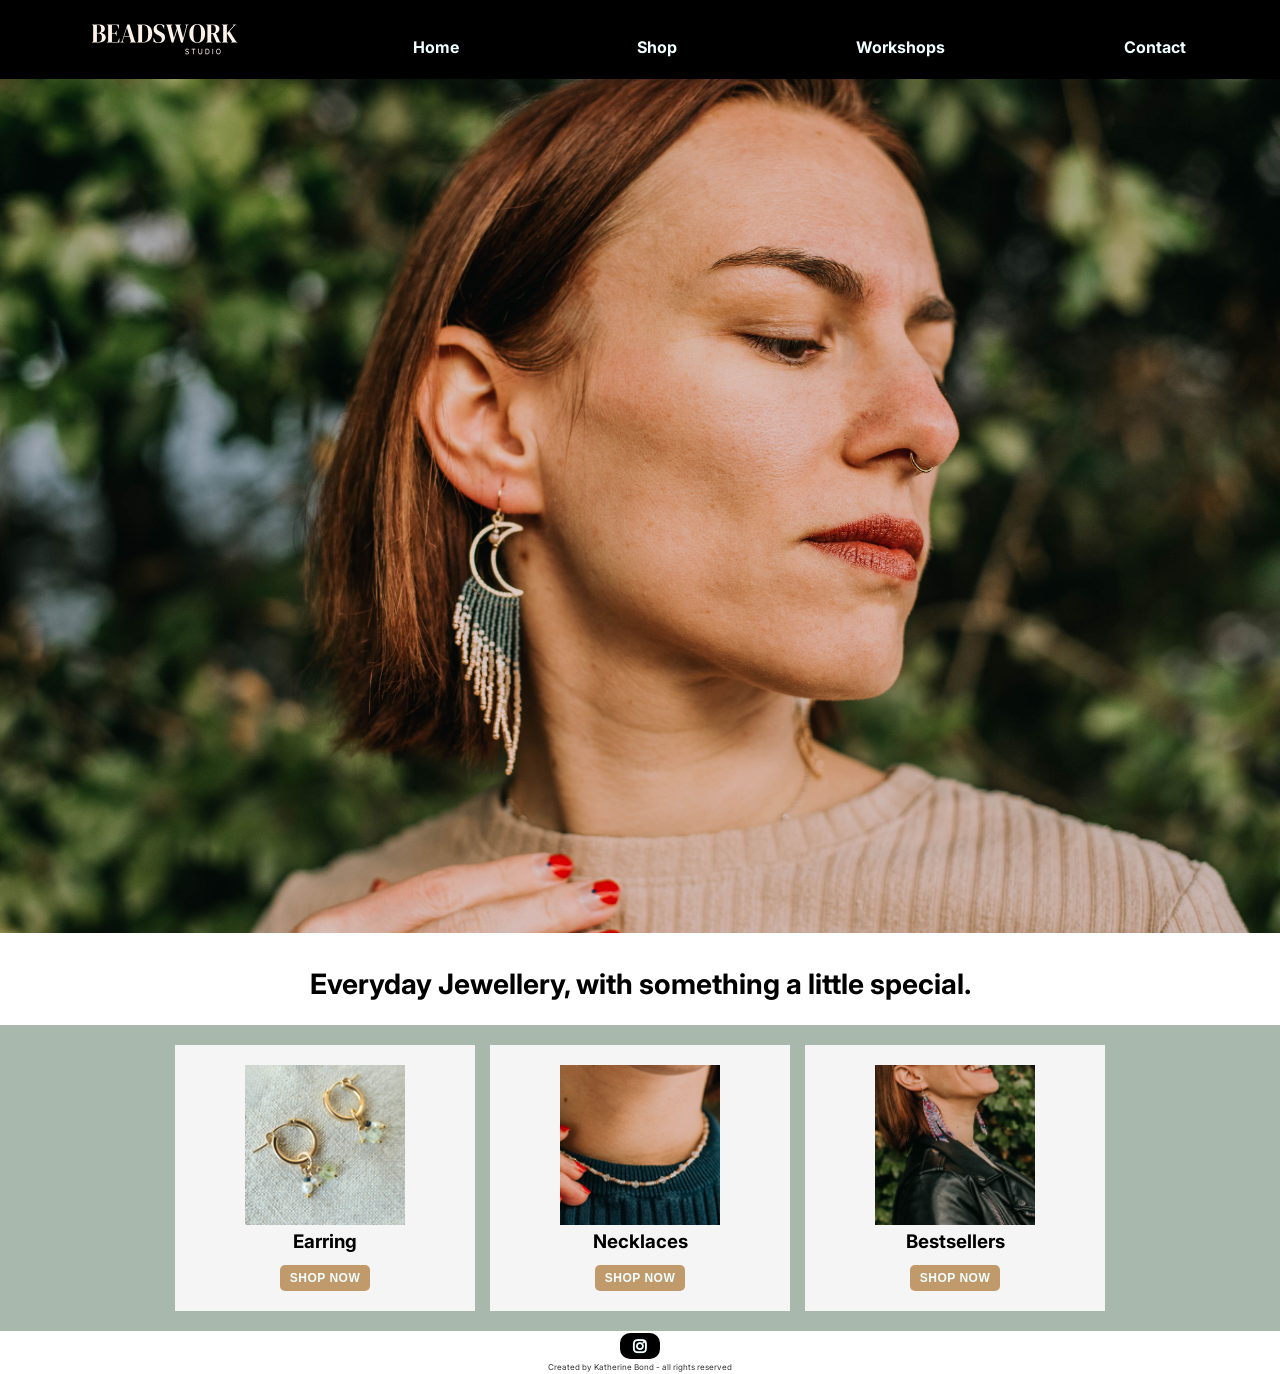
<file: index.html>
<!DOCTYPE html>
<html lang="en">
    <head>
        <meta charset="UTF-8">
        <meta name="viewport"
        content="width=device-width,initial-scale=1.0">
        <title>Beadswork Studio</title>
        <link rel="stylesheet" href="style.css">
    <link rel="preconnect" href="https://fonts.googleapis.com">
<link rel="preconnect" href="https://fonts.gstatic.com" crossorigin>
<link href="https://fonts.googleapis.com/css2?family=DM+Serif+Display:ital@0;1&family=Inter:ital,opsz,wght@0,14..32,100..900;1,14..32,100..900&display=swap" rel="stylesheet"> 
    <link rel="preconnect" href="https://fonts.googleapis.com">
<link rel="preconnect" href="https://fonts.gstatic.com" crossorigin>
<link href="https://fonts.googleapis.com/css2?family=DM+Serif+Display:ital@0;1&family=Inter:ital,opsz,wght@0,14..32,100..900;1,14..32,100..900&display=swap" rel="stylesheet">
<link rel="stylesheet" href="https://cdnjs.cloudflare.com/ajax/libs/font-awesome/4.7.0/css/font-awesome.min.css">
</head>

<body>
    <header>
            <nav class="navbar">
                <ul>
                    <img class="logo" src="images\indexlogov2.png">
                   <li><a href="index.html">Home</a></li>
                    <li><a href="products.html">Shop</a></li>
                    <li><a href="workshops.html">Workshops</a></li>
                    <li><a href="contact.html">Contact</a></li>
                </ul>
            </nav>
<img class="hero" src="images/main.jpg"/>
    </header>

    <main>
            <div class="product-description">
                    <h3>Everyday Jewellery, with something a little special.</h3>
            </div>
<section class="container">
            <section class="cards">
                <div class="card">
                    <img class="index-card" src="images/indexearringsimg.png" alt="Example Product Image">
                    <h3 class="product_label">Earring</h3>
                    <button>shop now</button>
                </div>

                <div class="card">
                    <img class="index-card" src="images/indexnecklaceimg.png" alt="Example Product Image">
                    <h3 class="product_label">Necklaces</h3>
                    <button>Shop Now</button>
                </div>

                <div class="card">
                     <img class="index-card" src="images/indexbestsellersimg.png" alt="Example Product Image">
                    <h3 class="product_label">Bestsellers</h3>
                     <button>Shop now</button>
                </div>
                
            </section>
                </section>
                <div class="instagram-link">
                    <a href="https://www.instagram.com/beadsworkstudo?igsh=am82ym5qeDlheHd1/" class="fa fa-instagram"></a>
                </div>
    
                <footer class="credits">
<p>Created by Katherine Bond - all rights reserved</p> 
    </footer> 
</main>   
</body>
</html>
</file>
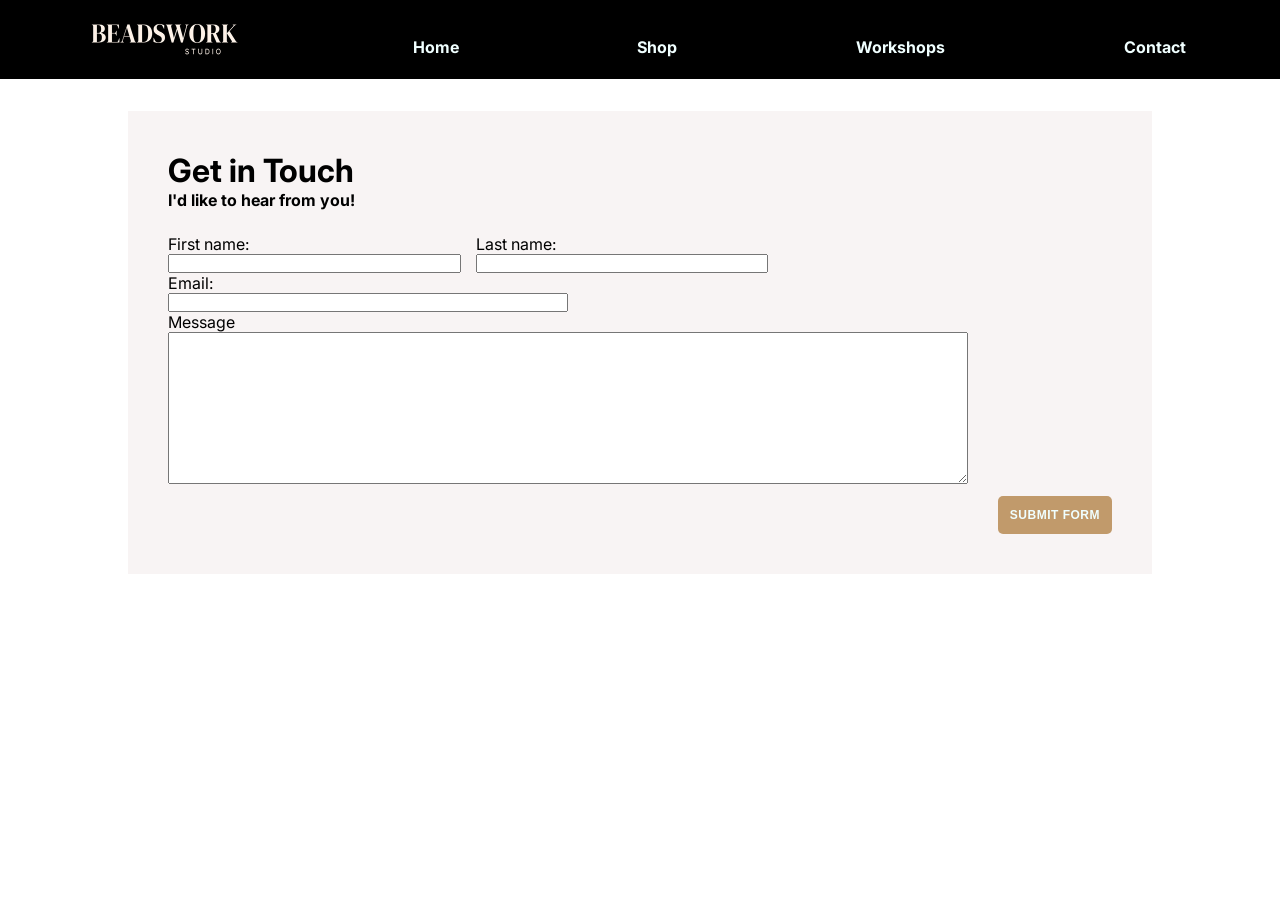
<file: contact.html>
<!DOCTYPE html>
<html lang="en">
    <head>
        <meta charset="UTF-8">
        <meta name="viewport"
        content="width=device-width,initial-scale=1.0">
        <title>Beadswork Studio</title>
        <link rel="stylesheet" href="style.css">
    <link rel="preconnect" href="https://fonts.googleapis.com">
<link rel="preconnect" href="https://fonts.gstatic.com" crossorigin>
<link href="https://fonts.googleapis.com/css2?family=Inter:ital,opsz,wght@0,14..32,100..900;1,14..32,100..900&display=swap" rel="stylesheet">
    </head>
<body>
        <header>
            <nav class="navbar">
                <ul>
                    <img class="logo" src="images\indexlogov2.png">
                   <li><a href="index.html">Home</a></li>
                    <li><a href="products.html">Shop</a></li>
                    <li><a href="workshops.html">Workshops</a></li>
                    <li><a href="contact.html">Contact</a></li>
                </ul>
            </nav>
    </header>
    <main>
        <section class="grey-frame">
     <div class="description-text">
        <h1>Get in Touch</h1>
        <h2>I'd like to hear from you!</h2>
       
     </div>   
     <form class="contact-form">
        <div class="name-row">
            <div class="field">
                    <label class="fname" for="fname">First name:</label>
                    <input type="text" id="fname" name="fname">
                </div>        
            <div class="field">    
                <label for="lname">Last name:</label>
                <input type="text" id="lname" name="lname">
            </div>
            </div>    
        <div class="field email">    
                <label for="email">Email:</label>
                <input required type="email" name="email" id="email">
        </div>
        
        <div class="field message">
                <label for="message">Message</label>
                <textarea cols="30" rows="10" name="message" id="message"></textarea>
        </div>               
    <button type="submit">Submit Form</button>      
      </form>
    </section>
    </main>
</body>
</file>
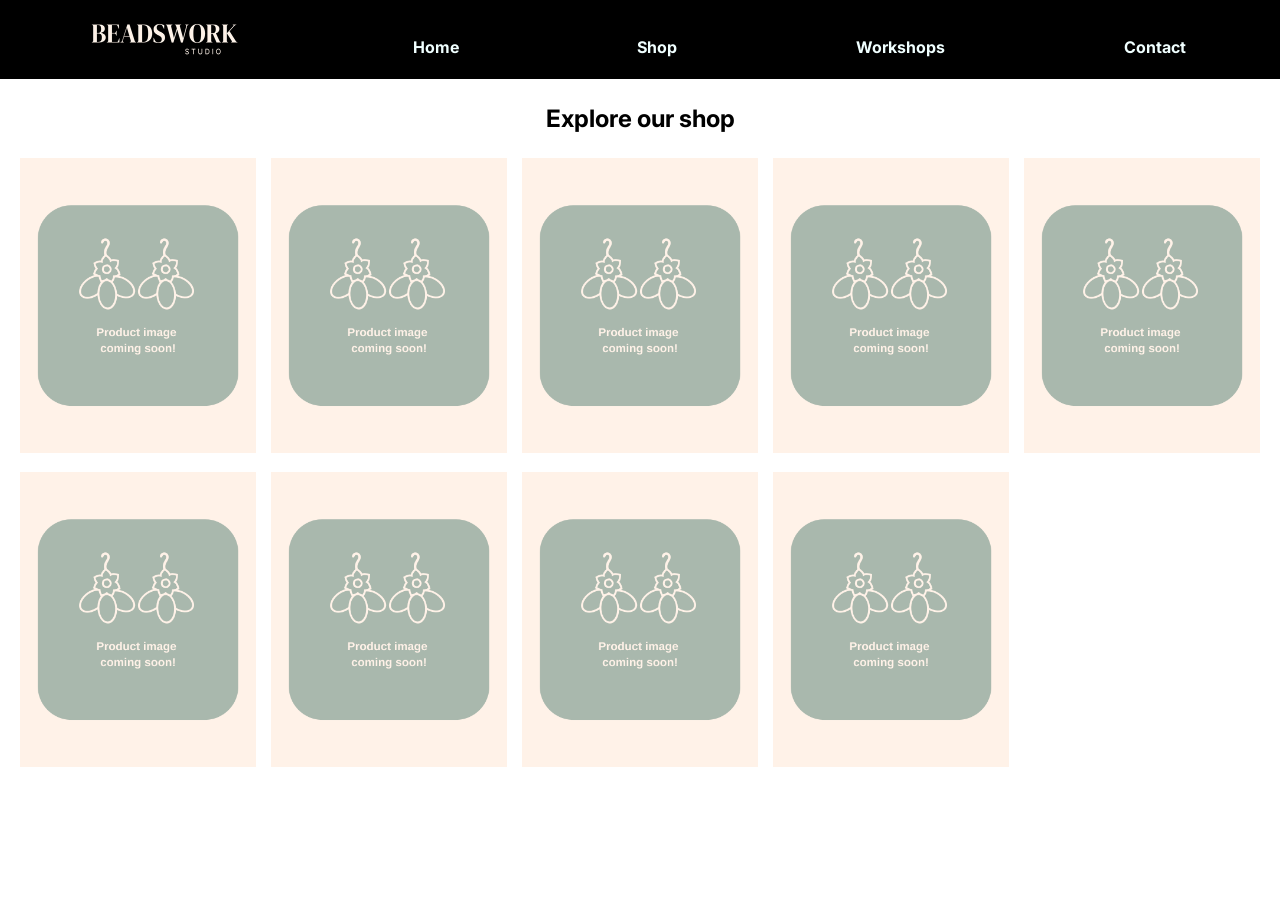
<file: products.html>
<!DOCTYPE html>
<html lang="en">
    <head>
        <meta charset="UTF-8">
        <meta name="viewport"
        content="width=device-width,initial-scale=1.0">
        <title>Beadswork Studio</title>
        <link rel="stylesheet" href="style.css">
    <link rel="preconnect" href="https://fonts.googleapis.com">
<link rel="preconnect" href="https://fonts.gstatic.com" crossorigin>
<link href="https://fonts.googleapis.com/css2?family=Inter:ital,opsz,wght@0,14..32,100..900;1,14..32,100..900&display=swap" rel="stylesheet">
    </head>
<body>
        <header>
            <nav class="navbar">
                <ul>
                    <img class="logo" src="images\indexlogov2.png">
                   <li><a href="index.html">Home</a></li>
                    <li><a href="products.html">Shop</a></li>
                    <li><a href="workshops.html">Workshops</a></li>
                    <li><a href="contact.html">Contact</a></li>
                </ul>
            </nav>
    </header>

    <main>
        <h3 class="shop-heading">Explore our shop</h3>
        <div class="product-grid">
            <div class="product 1">
                <img class="product_images" src="images\14k Gold Filled precious beaded hoops (1).png" alt="coming soon product image">
            </div> 
            <div class="product 2">  
                <img class="product_images" src="images\14k Gold Filled precious beaded hoops (1).png" alt="coming soon product image">
            </div>
            <div class="product 3">    
                <img class="product_images" src="images\14k Gold Filled precious beaded hoops (1).png" alt="coming soon product image">
            </div>
            <div class="product 4">    
                <img class="product_images" src="images\14k Gold Filled precious beaded hoops (1).png" alt="coming soon product image">
            </div>
            <div class="product 5">    
                <img class="product_images" src="images\14k Gold Filled precious beaded hoops (1).png" alt="coming soon product image">
            </div>
            <div class="product 6">   
                <img class="product_images" src="images\14k Gold Filled precious beaded hoops (1).png" alt="coming soon product image">
            </div>
            <div class="product 7">    
                <img class="product_images" src="images\14k Gold Filled precious beaded hoops (1).png" alt="coming soon product image">
            </div>
            <div class="product 8">    
                <img class="product_images" src="images\14k Gold Filled precious beaded hoops (1).png" alt="coming soon product image">
            </div>
            <div class="product 9">    
                <img class="product_images" src="images\14k Gold Filled precious beaded hoops (1).png" alt="coming soon product image">
            </div>
            </div>
    </main>
    </body>
</file>
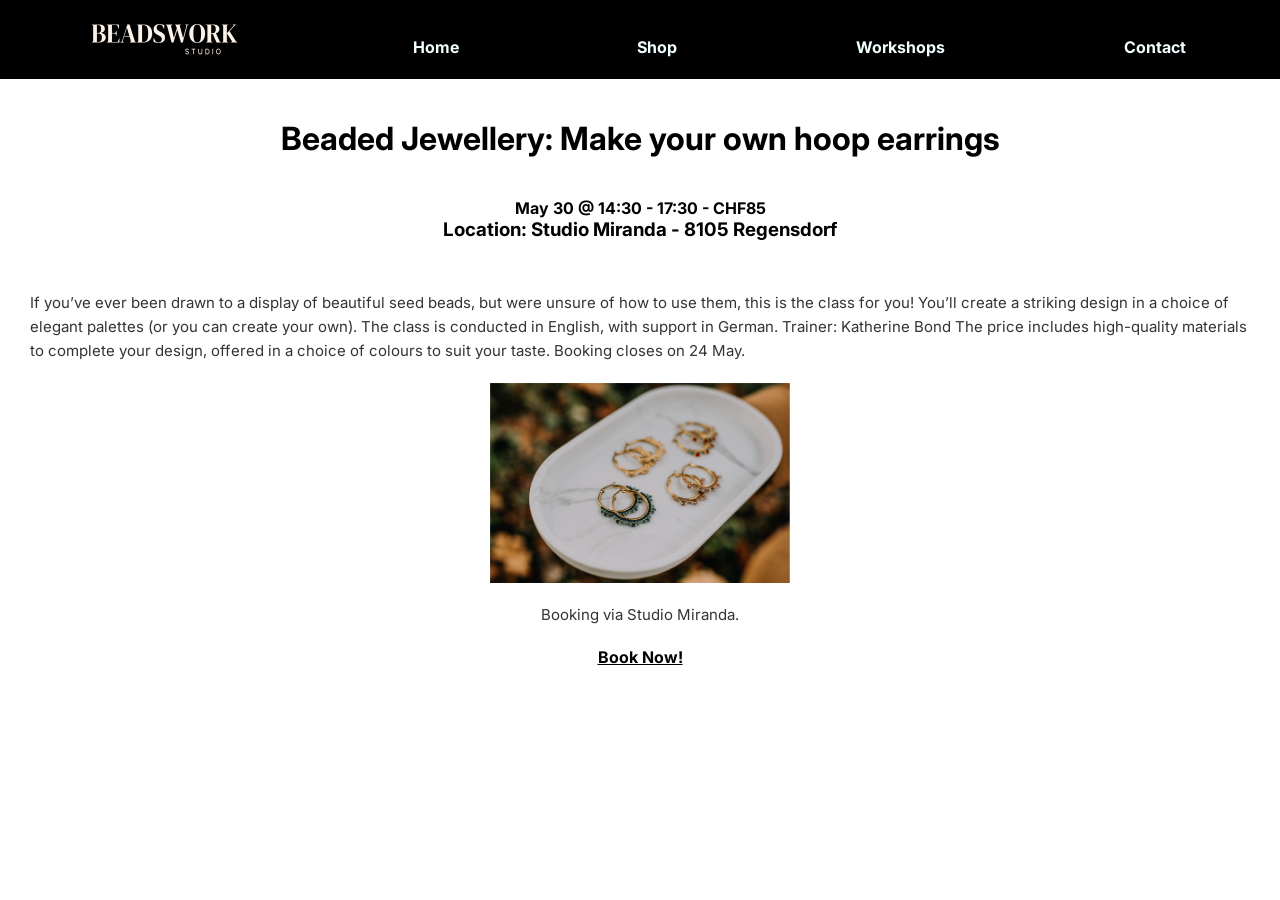
<file: workshops.html>
<!DOCTYPE html>
<html lang="en">
    <head>
        <meta charset="UTF-8">
        <meta name="viewport"
        content="width=device-width,initial-scale=1.0">
        <title>Beadswork Studio</title>
        <link rel="stylesheet" href="style.css">
    <link rel="preconnect" href="https://fonts.googleapis.com">
<link rel="preconnect" href="https://fonts.gstatic.com" crossorigin>
<link href="https://fonts.googleapis.com/css2?family=Inter:ital,opsz,wght@0,14..32,100..900;1,14..32,100..900&display=swap" rel="stylesheet">
    </head>
<body>
          <header>
            <nav class="navbar">
                <ul>
                    <img class="logo" src="images\indexlogov2.png">
                   <li><a href="index.html">Home</a></li>
                    <li><a href="products.html">Shop</a></li>
                    <li><a href="workshops.html">Workshops</a></li>
                    <li><a href="contact.html">Contact</a></li>
                </ul>
            </nav>
    </header>

    <body>
        <div class="class_info">
        <h1>Beaded Jewellery: Make your own hoop earrings</h1>
        <br></br>
        <h2>May 30 @ 14:30 - 17:30 - CHF85</h2>
        <h3>Location: Studio Miranda - 8105 Regensdorf</h3>
        <br></br>
         <p>If you’ve ever been drawn to a display of beautiful seed beads, but were unsure of how to use them, this is the class for you! You’ll create a striking design in a choice of elegant palettes (or you can create your own).
The class is conducted in English, with support in German. Trainer: Katherine Bond
The price includes high-quality materials to complete your design, offered in a choice of colours to suit your taste.
Booking closes on 24 May.</p>
        <img class="hoopearrings" src="images\workshopimage2.svg">
<p>Booking via Studio Miranda.</p> 
<a href="https://studiomiranda.ch/en/event/beaded-jewellery-bead-your-own-hoop-earrings-3hrs/">Book Now!</a>
<p></p>
        </div>


    </body>
</file>
<file: style.css>
/* ----------------*/
/* NAVIGATION */
/* ----------------*/

* {
    
    box-sizing: border-box;
    margin: 0;
    padding: 0;

}
body {
    height: 100%;
    width: 100%;
    font-family: "Inter", sans-serif;
}


.logo {
    width: 150px;
}

.navbar {
    width: 100%;
    margin: 0;
    position: sticky;
    top: 0;
    background-color:rgba(0, 0, 0, 10);

}

.navbar ul {
    width: 100%;
    display: flex;
    justify-content: space-around;
    gap: 10px;
    padding: 12px 10px;

}

li {
    list-style-type: none;
    padding: 10px 5px;
    margin-top: 15px;
    
}

.hero {
    width: 100%;
}

/* ----------------*/
/* HOMEPAGE */
/* ----------------*/

h1 {
    font-size: 2em;
}

h2 {
    font-size: 1em;
}

p {
    font-size: 0.5em;
    line-height: 1.6;
    color: #333;
}

main {
    width: 100%;
}
.container {
    background-color: #a9b8ad ;
    padding: 20px 20px;
}

.cards {
    display: grid;
     grid-template-columns: repeat(auto-fit, minmax(220px, 300px));
     gap: 15px;
     justify-content: center;
}

.card {
    background: whitesmoke;
    display: flex;
    flex-direction: column;
    align-items: center;
    justify-content: flex-start;
    padding-top: 20px;
}

.index-card {
    width: 55%;
    max-width: 160px;
    aspect-ratio: 1 / 1;
    object-fit: cover;
}

.product-description {
    color: black;
    width: 100%;
    text-align: center;
    margin-top: 30px;
    padding-bottom: 1em;
    font-style: normal;
    font-size: 1.5em;
}
a {
    text-decoration: none;
}

a:hover {
    color: black;
    opacity: 0.7;
    text-decoration: underline;
}
a:link {
    color: azure;
    font-weight: bold;
}

a:visited {
    color: azure;
}

.card:hover {
    box-shadow: 0 4px 8px 2px rgba(0, 0, 0, 0.2);
    transform: scale(1.1);
}

.product_label {
    margin-top: 5px;

}

.card button {
    align-self: center;
    width: 30%;
    margin-bottom: 20px;
    padding: 0.5em;
}
button {
  appearance: none;
  text-transform: uppercase;
  text-align: center;
  font-size: 12px;
  letter-spacing: 0.5px;
  border: none;
  cursor: pointer;
  border-radius: 5px;
  margin-top: 1em;

}

.card button:hover {
    background-color:  rgba(0, 0, 0, 0.8);
    color: #fff;
    transition: background-color, 0.3s ease;
}
.card button:visited {
    background-color: white;
}

/* ----------------*/
/* CONTACT */
/* ----------------*/

#title {
    font-weight: 500;
}
.grey-frame {
    display: flex;
    flex-direction: column;
    margin: 2em auto;
    padding: 40px;
    background: #f8f4f4;
    max-width: 80%;

}

    .contact-form {
        display: flex;
        flex-direction: column;
    }

     .name-row {
        display: flex;
        flex-direction: row;
        gap: 15px;
        max-width: 600px;
    }

    .field {
        display: flex;
        flex-direction: column;
        flex: 1;
    }

    .field.email {
        max-width: 400px;
    }

    .field.message {
        max-width: 800px;
    }

    .field input,
    .field textarea {
        width: 100%;
    }

button {

    max-width: 40%;
    align-self: flex-end;
    background: #C19A6B;
    color: azure;
    padding: 1em;
    font-weight: bold;

}

.contact-form {
    border: none;
}

.description-text {
    padding-bottom: 1.5em;
    text-align: left;
}

/* ----------------*/
/* workshop Info */
/* ----------------*/

.info {
    text-align: center;
}

.class_info {
    margin: 40px 20px;
    display: flex;
    flex-direction: column;
    align-items: center;
}

.class_info p {
    font-size: 15px;
    padding: 10px;

}

.class_info a {
    color: black;
    text-decoration: underline;
    padding: 10px;
}

.hoopearrings {
    max-width: 350px;
    margin: 10px 0;
}

/* ----------------*/
/* PRODUCT PAGE */
/* ----------------*/

.product-grid {
    display: grid;
    grid-template-columns: repeat(auto-fit, minmax(200px, 1fr));
    gap: 15px;
    padding: 0 20px;

}
    

.product_images {
    width: 100%;
    aspect-ratio: 4 / 5;
    object-fit: cover;
}

.shop-heading {
    text-align: center;
    padding: 25px;
    font-size: 1.5em; 
}




/* ----------------*/
/* FOOTER */
/* ----------------*/

.instagram-link {
    display: flex;
    flex-direction: row;
    justify-content: center;

}
.fa {
  padding: 5px;
  font-size: 30px;
  width: 40px;
  text-align: center;
  text-decoration: none;
  margin: 2px 2px;
  border-radius: 10px;;
}

.fa-instagram {
  background: black;
  color: white;
}

.credits {
    width: 400px;
    text-align: center;
    margin: 0 auto;
    
}

@media screen and (max-width: 768px) {
    ul {
        display: flex;
        flex-direction: column;
        align-items: center;
    }

    li {
        padding: 0;
        margin: 0;
    }

    .product-description {
        font-size: 1em;
    }
}
    
@media screen and (max-width: 540px) {
    .name-row {
        display: flex;
        flex-direction: column;
    }

    .contact-form {
        gap: 10px;
    }
    
}
</file>
